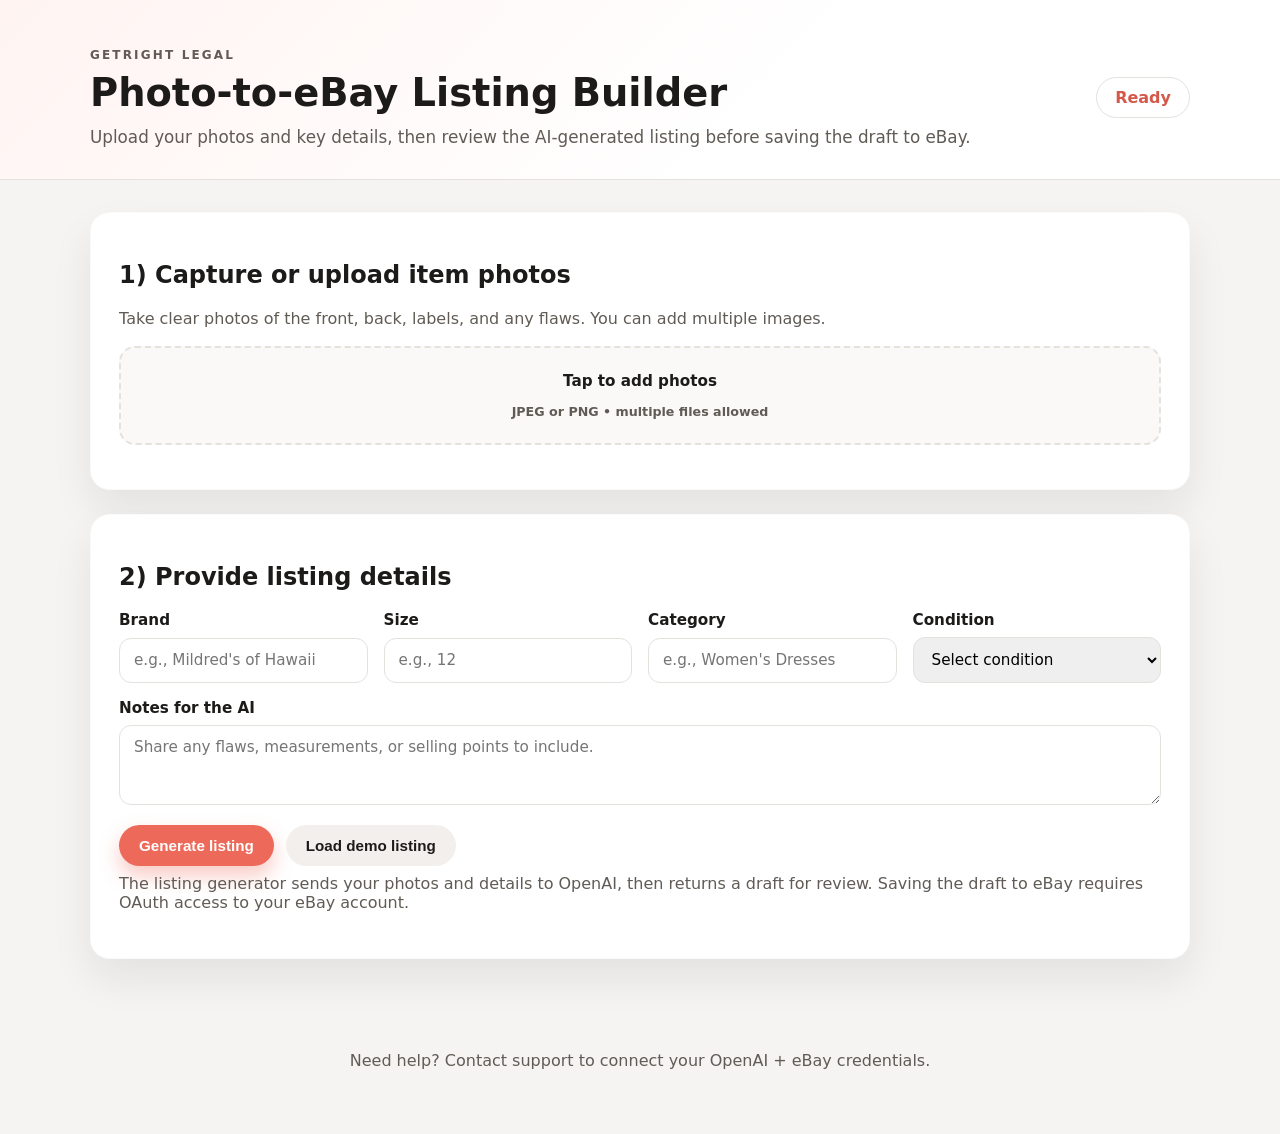
<file: index.html>
<!doctype html>
<html lang="en">
  <head>
    <meta charset="utf-8" />
    <meta name="viewport" content="width=device-width, initial-scale=1" />
    <title>GetRight Legal - eBay Listing Builder</title>
    <link rel="stylesheet" href="styles.css" />
  </head>
  <body>
    <header class="site-header">
      <div class="container">
        <div>
          <p class="eyebrow">GetRight Legal</p>
          <h1>Photo-to-eBay Listing Builder</h1>
          <p class="subtitle">
            Upload your photos and key details, then review the AI-generated listing before saving the
            draft to eBay.
          </p>
        </div>
        <div class="status-pill" id="status-pill">Ready</div>
      </div>
    </header>

    <main class="container">
      <section class="card">
        <h2>1) Capture or upload item photos</h2>
        <p class="section-help">
          Take clear photos of the front, back, labels, and any flaws. You can add multiple images.
        </p>
        <label class="upload-area" for="photo-input">
          <input
            id="photo-input"
            type="file"
            accept="image/*"
            capture="environment"
            multiple
          />
          <span>Tap to add photos</span>
          <small>JPEG or PNG • multiple files allowed</small>
        </label>
        <div class="photo-grid" id="photo-grid"></div>
      </section>

      <section class="card">
        <h2>2) Provide listing details</h2>
        <div class="form-grid">
          <label>
            Brand
            <input id="brand" type="text" placeholder="e.g., Mildred's of Hawaii" />
          </label>
          <label>
            Size
            <input id="size" type="text" placeholder="e.g., 12" />
          </label>
          <label>
            Category
            <input id="category" type="text" placeholder="e.g., Women's Dresses" />
          </label>
          <label>
            Condition
            <select id="condition">
              <option value="">Select condition</option>
              <option>New with tags</option>
              <option>New without tags</option>
              <option>Pre-owned</option>
            </select>
          </label>
          <label class="full">
            Notes for the AI
            <textarea
              id="notes"
              rows="3"
              placeholder="Share any flaws, measurements, or selling points to include."
            ></textarea>
          </label>
        </div>
        <div class="actions">
          <button id="generate" class="primary">Generate listing</button>
          <button id="load-demo" class="ghost" type="button">Load demo listing</button>
        </div>
        <p class="section-help" id="generate-help">
          The listing generator sends your photos and details to OpenAI, then returns a draft for review.
          Saving the draft to eBay requires OAuth access to your eBay account.
        </p>
      </section>

      <section class="card" id="review-card" hidden>
        <h2>3) Review and save draft to eBay</h2>
        <div class="review-grid">
          <div>
            <label>
              Title
              <input id="review-title" type="text" />
            </label>
            <label>
              Suggested price
              <input id="review-price" type="text" />
            </label>
            <label>
              Key SEO keywords
              <input id="review-keywords" type="text" />
            </label>
            <label>
              Description
              <textarea id="review-description" rows="8"></textarea>
            </label>
          </div>
          <div>
            <h3>Item specifics</h3>
            <ul id="review-specifics" class="specifics"></ul>
            <h3>What happens next</h3>
            <p class="section-help">
              Saving will create an eBay draft in your account. If you need changes, edit the fields
              or regenerate.
            </p>
          </div>
        </div>
        <div class="actions">
          <button id="approve" class="primary">Save draft to eBay</button>
          <button id="regenerate" class="ghost" type="button">Regenerate</button>
        </div>
        <div id="approval-message" class="notice" hidden></div>
      </section>
    </main>

    <footer class="site-footer">
      <div class="container">
        <p>Need help? Contact support to connect your OpenAI + eBay credentials.</p>
      </div>
    </footer>

    <script src="app.js"></script>
  </body>
</html>
</file>
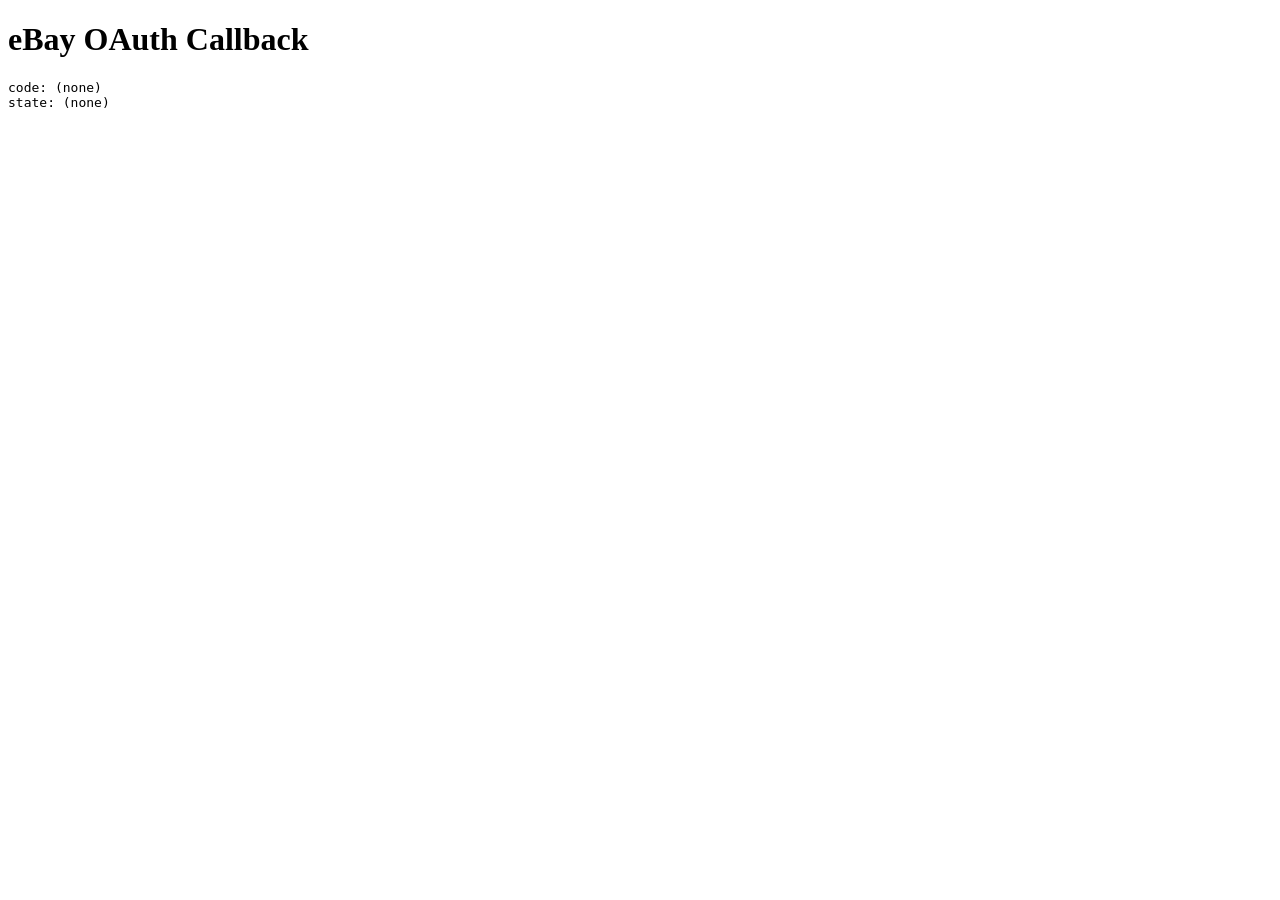
<file: callback.html>
<!doctype html><meta charset="utf-8"><meta name="viewport" content="width=device-width,initial-scale=1">
<title>eBay OAuth Callback</title>
<h1>eBay OAuth Callback</h1><pre id=out>Waiting…</pre>
<script>
 const p=new URLSearchParams(location.search);
 document.getElementById('out').textContent=
  'code: '+(p.get('code')||'(none)')+'\nstate: '+(p.get('state')||'(none)');
</script>
</file>
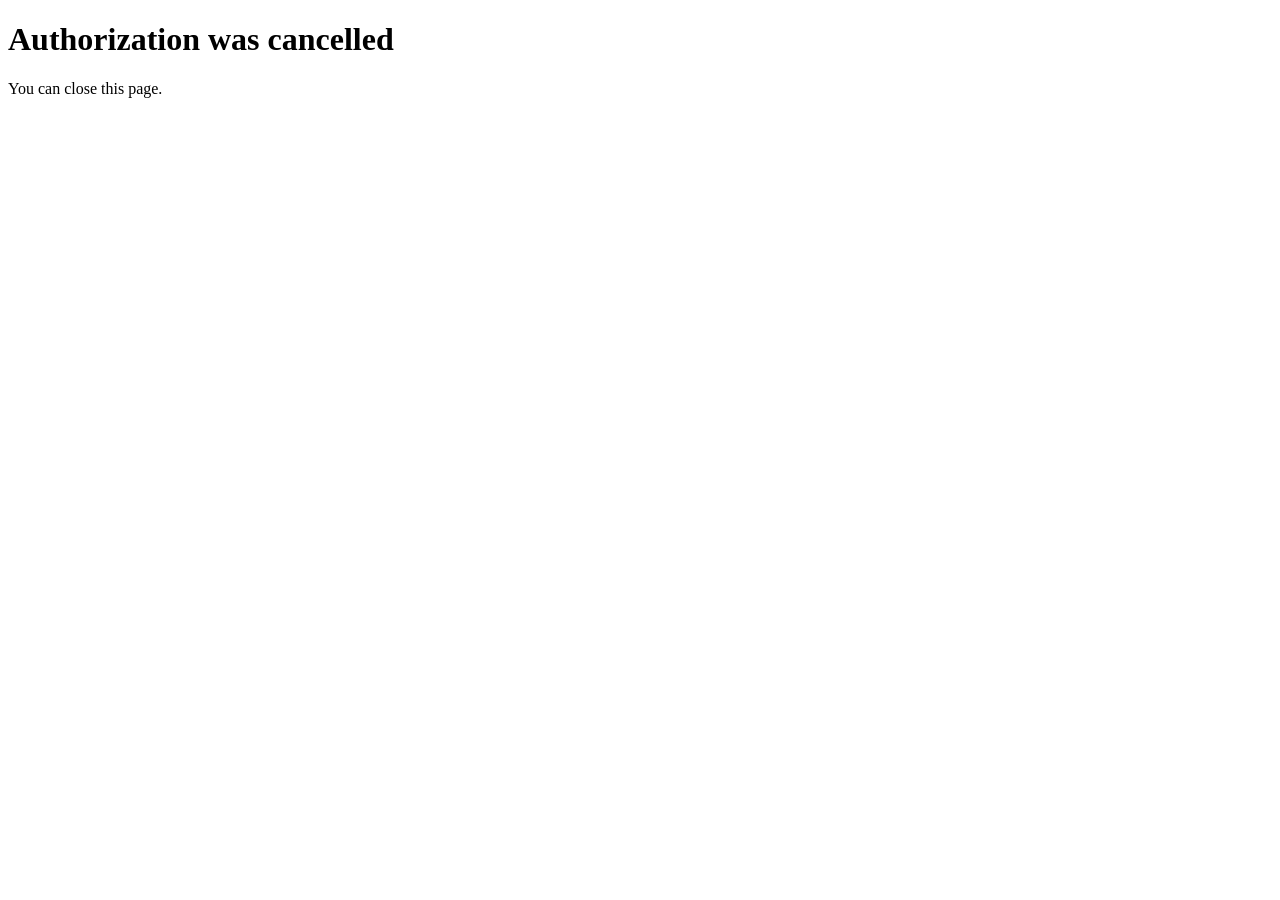
<file: declined.html>
<!doctype html><meta charset="utf-8"><meta name="viewport" content="width=device-width,initial-scale=1">
<title>Authorization Declined</title>
<h1>Authorization was cancelled</h1><p>You can close this page.</p>
</file>
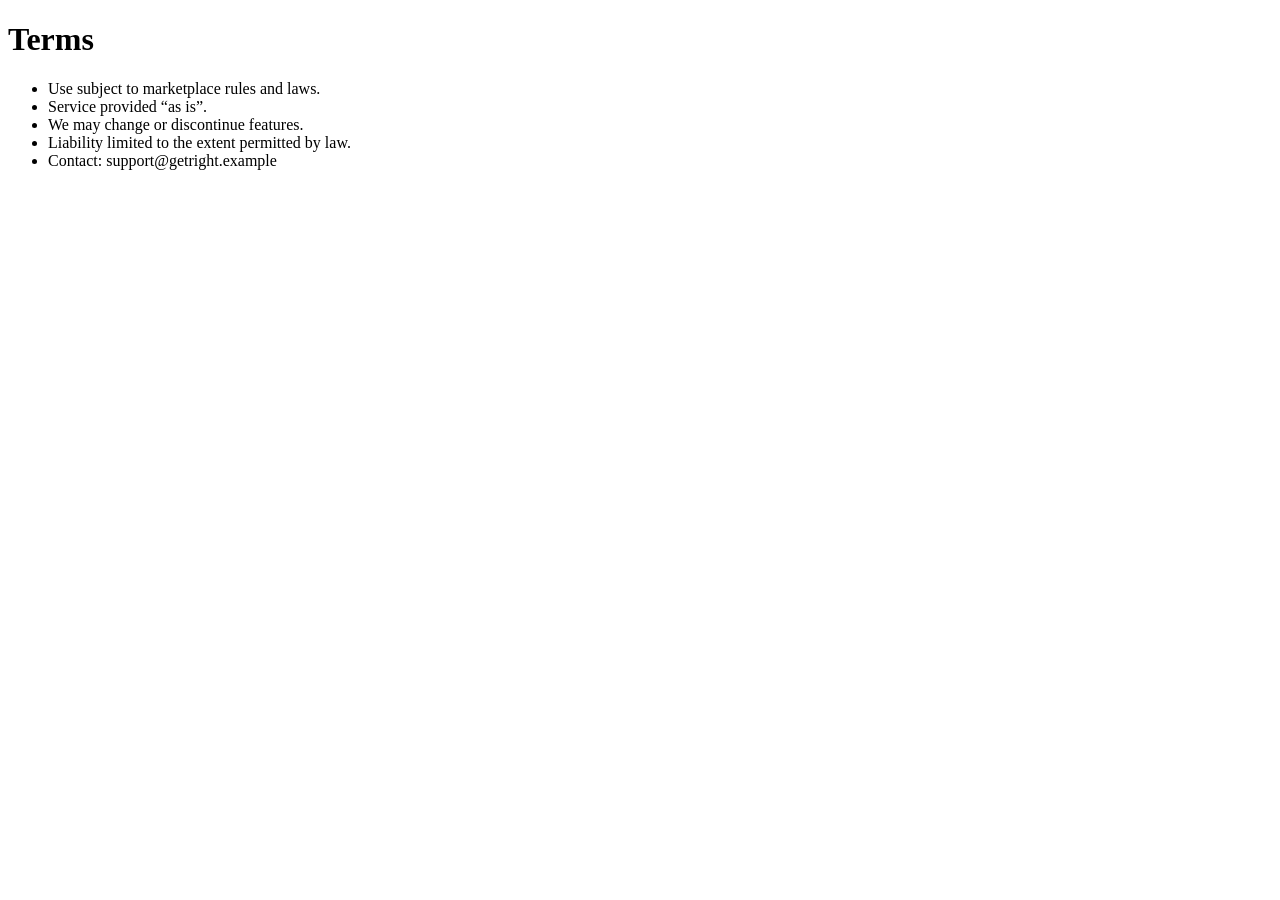
<file: terms.html>
<!doctype html><meta charset="utf-8"><meta name="viewport" content="width=device-width,initial-scale=1">
<title>Terms of Service – GetRight</title>
<h1>Terms</h1>
<ul>
<li>Use subject to marketplace rules and laws.</li>
<li>Service provided “as is”.</li>
<li>We may change or discontinue features.</li>
<li>Liability limited to the extent permitted by law.</li>
<li>Contact: support@getright.example</li>
</ul>
</file>
<file: styles.css>
:root {
  color-scheme: light;
  --bg: #f6f4f2;
  --card: #ffffff;
  --text: #1c1b1a;
  --muted: #605b55;
  --accent: #ed6a5a;
  --accent-dark: #d4594a;
  --border: #e5e1dd;
  --shadow: 0 20px 40px rgba(24, 24, 24, 0.08);
}

* {
  box-sizing: border-box;
}

body {
  margin: 0;
  font-family: "Inter", "Segoe UI", system-ui, -apple-system, sans-serif;
  background: var(--bg);
  color: var(--text);
}

.container {
  width: min(1100px, 92vw);
  margin: 0 auto;
}

.site-header {
  padding: 48px 0 32px;
  background: linear-gradient(135deg, #fff4f2, #ffffff 60%);
  border-bottom: 1px solid var(--border);
}

.site-header .container {
  display: flex;
  justify-content: space-between;
  align-items: center;
  gap: 24px;
}

.eyebrow {
  text-transform: uppercase;
  letter-spacing: 0.18em;
  font-size: 12px;
  font-weight: 700;
  color: var(--muted);
  margin: 0 0 8px;
}

h1 {
  font-size: clamp(2rem, 3vw, 2.8rem);
  margin: 0 0 12px;
}

.subtitle {
  margin: 0;
  color: var(--muted);
  font-size: 1.05rem;
}

.status-pill {
  background: #fff;
  border: 1px solid var(--border);
  padding: 10px 18px;
  border-radius: 999px;
  font-weight: 600;
  color: var(--accent-dark);
}

main {
  padding: 32px 0 48px;
  display: flex;
  flex-direction: column;
  gap: 24px;
}

.card {
  background: var(--card);
  padding: 28px;
  border-radius: 20px;
  box-shadow: var(--shadow);
  border: 1px solid rgba(0, 0, 0, 0.02);
}

.section-help {
  color: var(--muted);
  margin-top: 8px;
  margin-bottom: 18px;
}

.upload-area {
  display: grid;
  place-items: center;
  border: 2px dashed var(--border);
  border-radius: 16px;
  padding: 24px;
  cursor: pointer;
  transition: border-color 0.2s ease, background 0.2s ease;
  text-align: center;
  color: var(--muted);
  background: #faf9f8;
}

.upload-area:hover {
  border-color: var(--accent);
  background: #fff7f5;
}

.upload-area input {
  display: none;
}

.upload-area span {
  font-weight: 600;
  color: var(--text);
  margin-bottom: 6px;
}

.photo-grid {
  display: grid;
  grid-template-columns: repeat(auto-fit, minmax(140px, 1fr));
  gap: 12px;
  margin-top: 16px;
}

.photo-grid figure {
  margin: 0;
  background: #fdfcfb;
  border: 1px solid var(--border);
  border-radius: 12px;
  padding: 10px;
  display: grid;
  gap: 6px;
  text-align: center;
  font-size: 12px;
  color: var(--muted);
}

.photo-grid img {
  width: 100%;
  height: 110px;
  object-fit: cover;
  border-radius: 8px;
}

.form-grid {
  display: grid;
  grid-template-columns: repeat(auto-fit, minmax(220px, 1fr));
  gap: 16px;
}

label {
  display: grid;
  gap: 8px;
  font-weight: 600;
  font-size: 0.95rem;
}

label.full {
  grid-column: 1 / -1;
}

input,
select,
textarea {
  width: 100%;
  padding: 12px 14px;
  border-radius: 12px;
  border: 1px solid var(--border);
  font-size: 0.95rem;
  font-family: inherit;
  transition: border 0.2s ease, box-shadow 0.2s ease;
}

input:focus,
select:focus,
textarea:focus {
  outline: none;
  border-color: var(--accent);
  box-shadow: 0 0 0 3px rgba(237, 106, 90, 0.15);
}

.actions {
  display: flex;
  gap: 12px;
  margin-top: 20px;
  flex-wrap: wrap;
}

button {
  border: none;
  border-radius: 999px;
  padding: 12px 20px;
  font-weight: 600;
  font-size: 0.95rem;
  cursor: pointer;
  transition: transform 0.2s ease, box-shadow 0.2s ease;
}

button.primary {
  background: var(--accent);
  color: #fff;
  box-shadow: 0 10px 20px rgba(237, 106, 90, 0.35);
}

button.primary:hover {
  transform: translateY(-1px);
}

button.ghost {
  background: #f3efec;
  color: var(--text);
}

.review-grid {
  display: grid;
  grid-template-columns: repeat(auto-fit, minmax(260px, 1fr));
  gap: 24px;
}

.specifics {
  list-style: none;
  padding: 0;
  margin: 12px 0 24px;
  display: grid;
  gap: 8px;
}

.specifics li {
  padding: 10px 12px;
  border: 1px solid var(--border);
  border-radius: 10px;
  background: #faf9f8;
  font-size: 0.9rem;
}

.notice {
  margin-top: 16px;
  padding: 14px 16px;
  border-radius: 12px;
  background: #f4f9ff;
  border: 1px solid #cfe2ff;
  color: #1f3b71;
  font-size: 0.95rem;
}

.site-footer {
  padding: 28px 0 48px;
  color: var(--muted);
  text-align: center;
}

@media (max-width: 720px) {
  .site-header .container {
    flex-direction: column;
    align-items: flex-start;
  }

  .status-pill {
    align-self: flex-start;
  }
}
</file>
